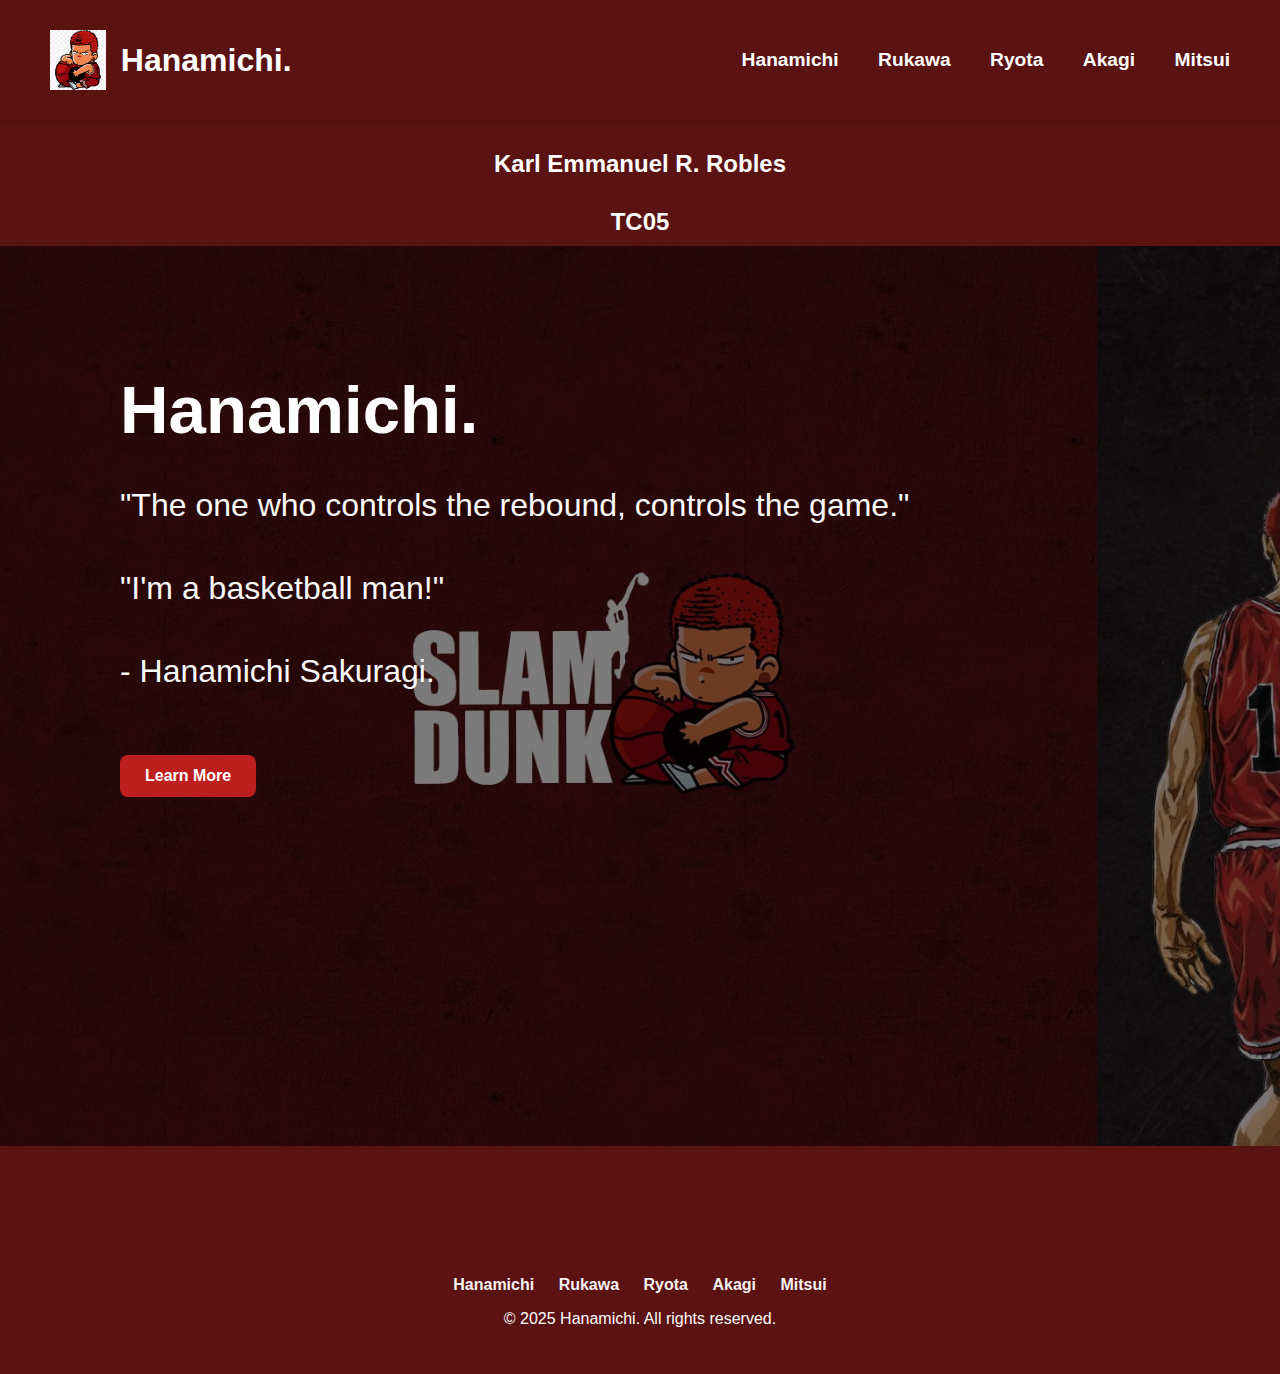
<file: index.html>
<!DOCTYPE html>
<html lang="en">
<head>
  <meta charset="UTF-8" />
  <meta name="viewport" content="width=device-width, initial-scale=1.0" />
  <title>WD-Seatwork-2</title>
  <link rel="stylesheet" href="assets/css/style.css" />
</head>
<body>

 
  <header class="header header1">
  <div class="nav">
    <div class="logo-container">
      <img src="assets/img/sakuragi.png" alt="Logo" />
      <span class="company-name">Hanamichi.</span>
    </div>
    <nav class="menu">
          <a href="index.html">Hanamichi</a>
          <a href="pages/page1/index.html">Rukawa</a>
          <a href="pages/page2/index.html">Ryota</a>
          <a href="pages/page3/index.html">Akagi</a>
          <a href="pages/page4/index.html">Mitsui</a>
    </nav>
  </div>
</header>

<h2 class="Name">Karl Emmanuel R. Robles</h2>
<h2 class="title">TC05</h2>

  <section class="hero-bg">
    <div class="hero-overlay">
      <div class="hero-box">
        <h1>Hanamichi.</h1>
        <p>"The one who controls the rebound, controls the game."</p>
        <p>"I'm a basketball man!"</p>
        <p>- Hanamichi Sakuragi.</p>
        <a href="index.html" class="btn-learn-more">Learn More</a>
      </div>
    </div>
  </section>

  
  <footer class="footer footer1">
    <nav>
        <a href="index.html">Hanamichi</a>
        <a href="pages/page1/index.html">Rukawa</a>
        <a href="pages/page2/index.html">Ryota</a>
        <a href="pages/page3/index.html">Akagi</a>
        <a href="pages/page4/index.html">Mitsui</a>
    </nav>
    <p>&copy; 2025 Hanamichi. All rights reserved.</p>
  </footer>

</body>
</html>
</file>
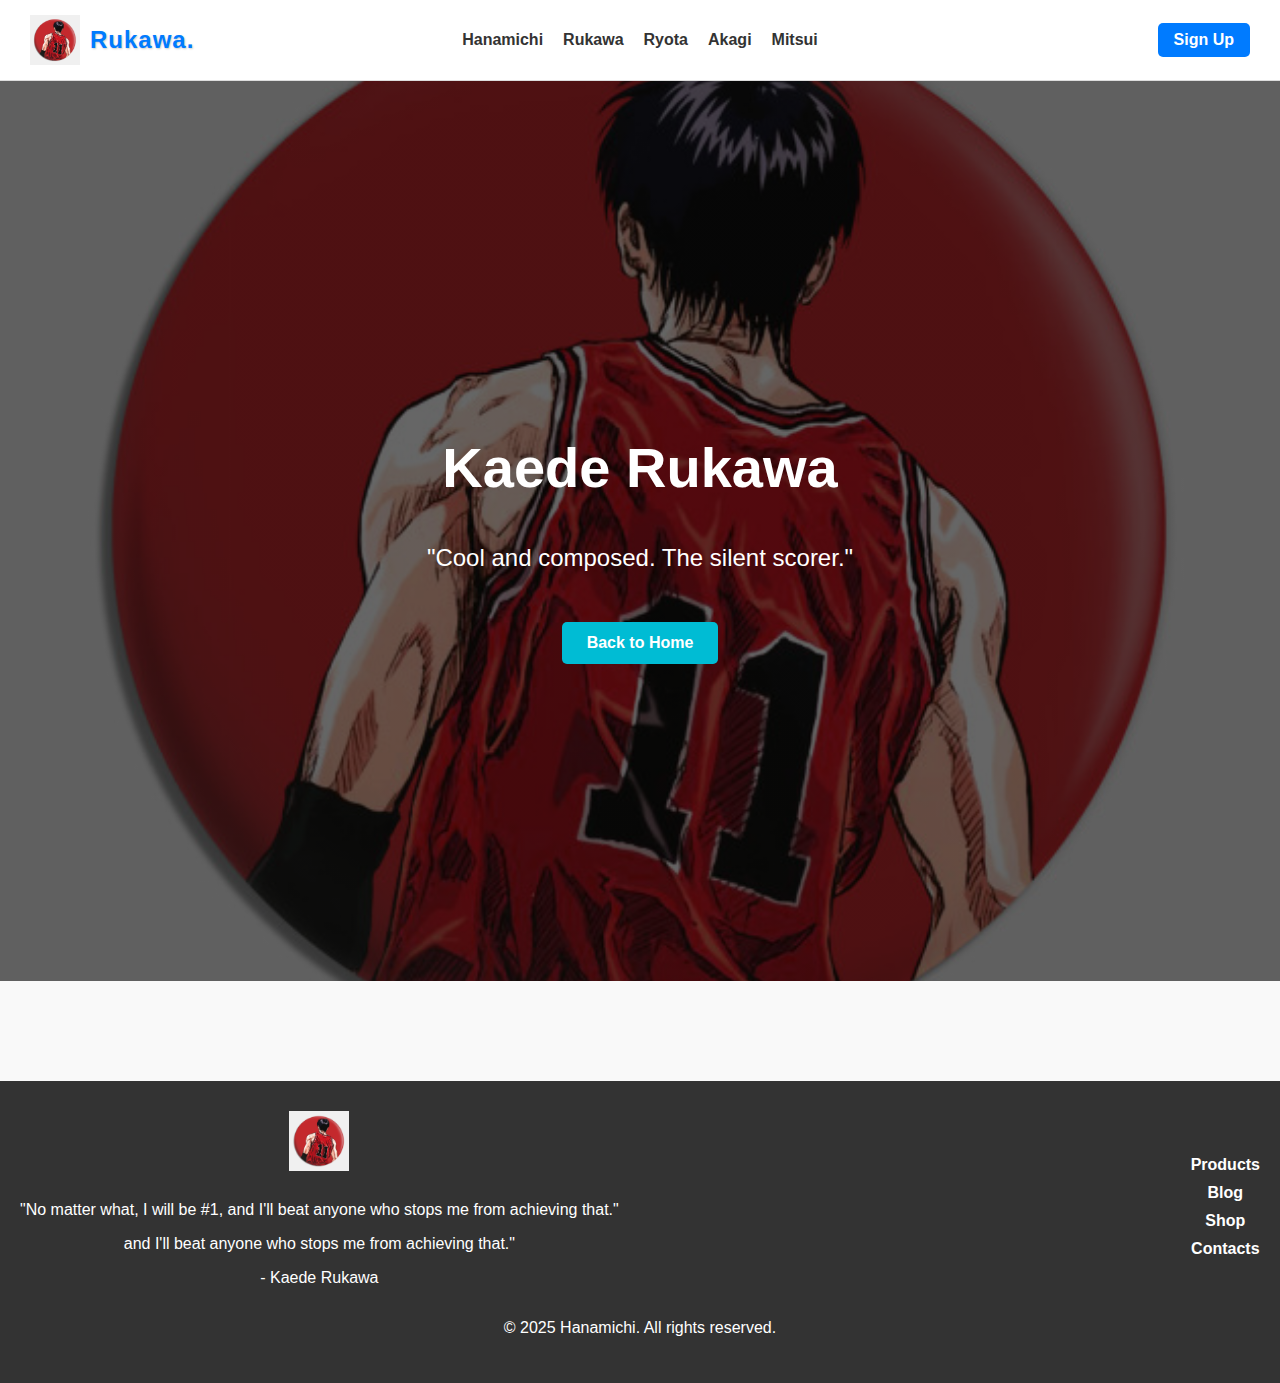
<file: pages/page1/index.html>
<!DOCTYPE html>
<html lang="en">
<head>
  <meta charset="UTF-8" />
  <meta name="viewport" content="width=device-width, initial-scale=1.0" />
  <title>Rukawa</title>
  <link rel="stylesheet" href="../page1/assets/css/style.css" />
</head>
<body>

  <header class="header header1">
    <div class="nav">
      <div class="logo-container">
        <img src="./assets/img/rukawa.jpg" alt="Logo"/>
        <span class="company-name">Rukawa.</span>
      </div>

      <nav class="center-nav">
          <a href="../../index.html">Hanamichi</a>
          <a href="../page1/index.html">Rukawa</a>
          <a href="../page2/index.html">Ryota</a>
          <a href="../page3/index.html">Akagi</a>
          <a href="../page4/index.html">Mitsui</a>
      </nav>

      <div class="right-section">
        <a href="#" class="signup-btn">Sign Up</a>
      </div>
    </div>
  </header>

  <section class="hero-rukawa">
    <div class="content">
      <h1>Kaede Rukawa</h1>
      <p>"Cool and composed. The silent scorer."</p>
      <a href="../../index.html" class="btn">Back to Home</a>
    </div>
  </section>

  <footer class="footer footer2">
    <div class="footer-content">
      <div>
        <img src="./assets/img/rukawa.jpg" alt="Logo">
        <p>"No matter what, I will be #1, and I'll beat anyone who stops me from achieving that."</p>
        <p> and I'll beat anyone who stops me from achieving that."</p>
        <p> - Kaede Rukawa </p>
      </div>
      <nav>
        <a>Products</a>
        <a>Blog</a>
        <a>Shop</a>
        <a>Contacts</a>
      </nav>
    </div>
    <p>&copy; 2025 Hanamichi. All rights reserved.</p>
  </footer>

</body>
</html>
</file>
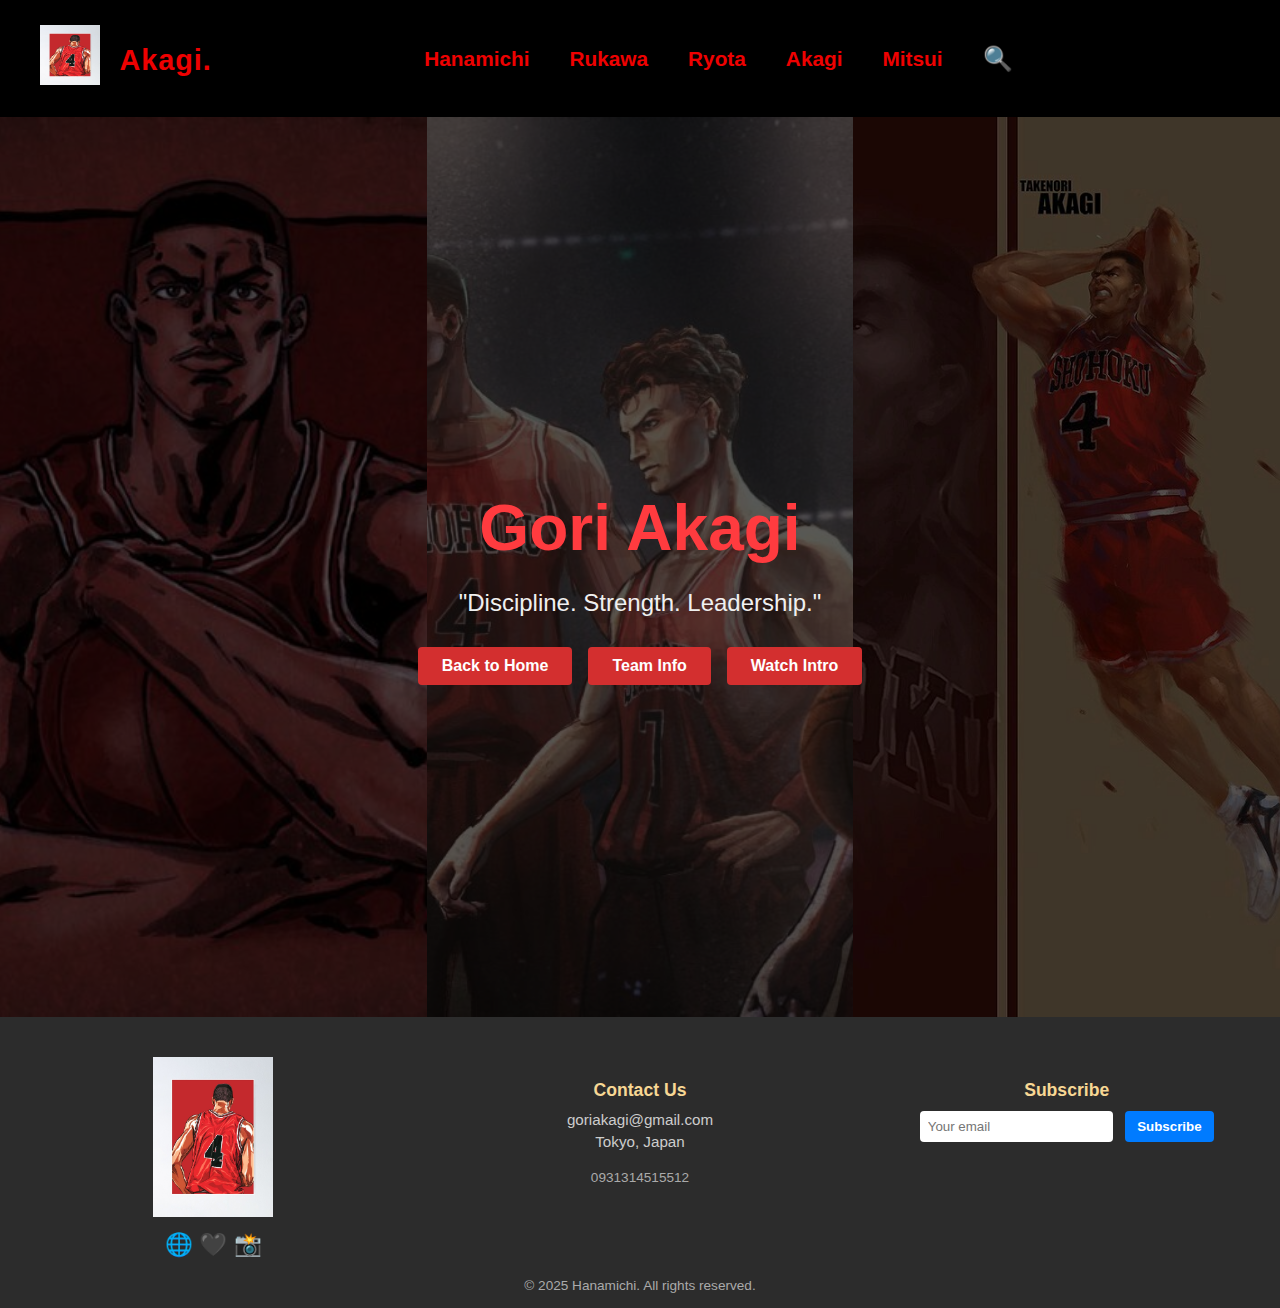
<file: pages/page3/index.html>
<!DOCTYPE html>
<html lang="en">
<head>
    <meta charset="UTF-8">
    <meta name="viewport" content="width=device-width, initial-scale=1.0">
    <title>WD-Seatwork-2</title>
    <link rel="stylesheet" href="../page3/assets/css/style.css">
</head>
<body>
    <header class="header header4">
    <div class="nav">
        <div class="logo-container">
            <img src="../page3/assets/img/akagi-logo.jpg" alt="Logo">
            <span class="company-name">Akagi.</span>
        </div>
        <nav>
            <a href="../../index.html">Hanamichi</a>
            <a href="../page1/index.html">Rukawa</a>
            <a href="../page2/index.html">Ryota</a>
            <a href="../page3/index.html">Akagi</a>
            <a href="../page4/index.html">Mitsui</a>
            <span class="icons">🔍 </span>
        </nav>
    </div>
    </header>

    
<section class="hero-akagi">
  <div class="hero-bg-container">
    <div class="hero-bg bg-left"></div>
    <div class="hero-bg bg-center"></div>
    <div class="hero-bg bg-right"></div>
  </div>
  <div class="hero-text">
    <h1>Gori Akagi</h1>
    <p>"Discipline. Strength. Leadership."</p>
    <div class="hero-buttons">
      <a href="../../index.html" class="btn">Back to Home</a>
      <a href="#" class="btn">Team Info</a>
      <a href="#" class="btn">Watch Intro</a>
    </div>
  </div>
</section>



  <footer class="footer footer4">
        <div class="footer-content">
            <div>
                <img src="../page3/assets/img/akagi-logo.jpg" alt="Logo">
                <div class="icons">🌐 🖤 📸</div>
            </div>
            <div>
                <h4>Contact Us</h4>
                <p>goriakagi@gmail.com</p>
                <p>Tokyo, Japan</p>
                <p>0931314515512</p>
            </div>
            <div>
                <h4>Subscribe</h4>
                <input type="email" placeholder="Your email">
                <button class="signup-btn">Subscribe</button>
            </div>
        </div>
        <p>&copy; 2025 Hanamichi. All rights reserved.</p>
    </footer>

</body>
</html>
</file>
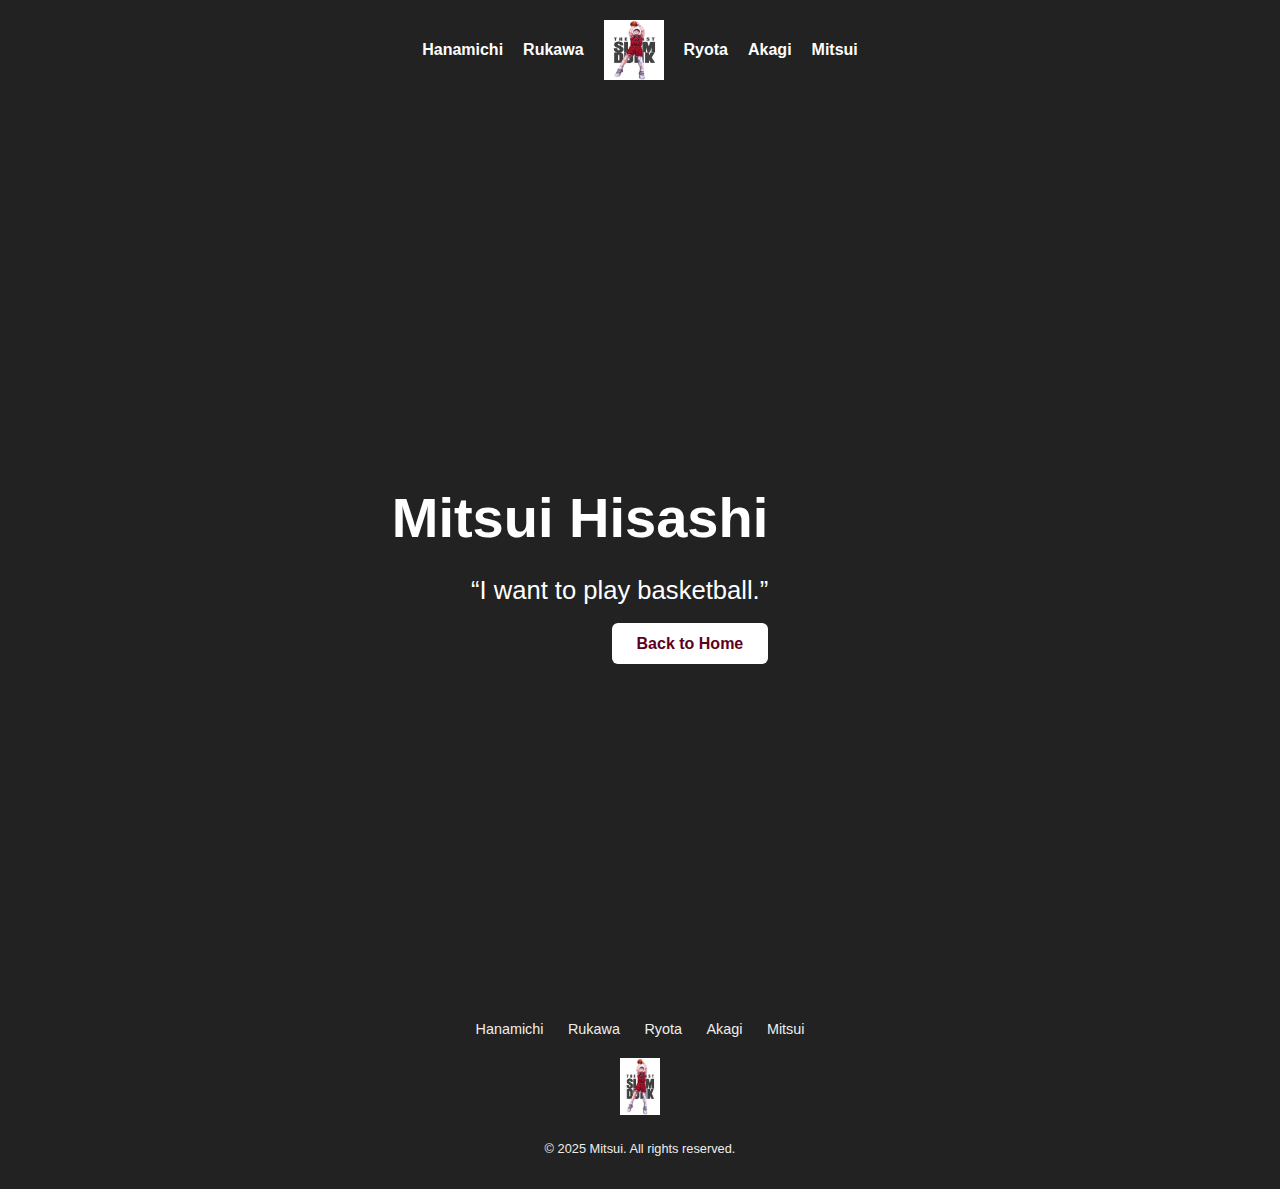
<file: pages/page4/index.html>
<!DOCTYPE html>
<html lang="en">
<head>
  <meta charset="UTF-8" />
  <meta name="viewport" content="width=device-width, initial-scale=1.0"/>
  <title>WD-Seatwork-2</title>
  <link rel="stylesheet" href="../page4/assets/style.css" />
</head>
<body>

  <header class="header header5">
    <div class="nav">
      <nav>
         <a href="../../index.html">Hanamichi</a>
         <a href="../page1/index.html">Rukawa</a>
         <img src="../page4/assets/img/mitsui-logo.jpg" alt="Logo">
         <a href="../page2/index.html">Ryota</a>
         <a href="../page3/index.html">Akagi</a>
         <a href="../page4/index.html">Mitsui</a>
      </nav>
    </div>
  </header>

  <section class="hero-mitsui">
    <div class="slideshow">
      <div class="slide slide1"></div>
      <div class="slide slide2"></div>
      <div class="slide slide3"></div>
    </div>
    <div class="info">
      <h1>Mitsui Hisashi</h1>
      <p>“I want to play basketball.”</p>
      <a href="../../index.html" class="btn">Back to Home</a>
    </div>
  </section>

  <footer class="footer footer5">
    <nav>
         <a href="../../index.html">Hanamichi</a>
         <a href="../page1/index.html">Rukawa</a>
         <a href="../page2/index.html">Ryota</a>
         <a href="../page3/index.html">Akagi</a>
         <a href="../page4/index.html">Mitsui</a>
    </nav>
    <img src="../page4/assets/img/mitsui-logo.jpg" alt="Logo">
    <p>&copy; 2025 Mitsui. All rights reserved.</p>
  </footer>

</body>
</html>
</file>
<file: assets/css/style.css>
body {
  margin: 0;
  font-family: 'Segoe UI', sans-serif;
  background-color: #5a1212;
  color: #fffcfc;
}

img {
  max-width: 100%;
  display: block;
}

.Name {
  text-align: center;
  font-size: 1.5em;
  color: #ffffff;
  margin: 30px 0 10px;
  font-weight: bold;
}

.title {
text-align: center;
  font-size: 1.5em;
  color: #ffffff;
  margin: 30px 0 10px;
  font-weight: bold;
}

.header1 {
  background-color: #5a1212;
  padding: 25px 40px; 
  box-shadow: 0 2px 6px rgba(0, 0, 0, 0.1);
  position: relative;
  z-index: 10;
}

.header1 {
  background-color: #5a1212;
  padding: 30px 50px; /* increased padding for a bigger header */
  box-shadow: 0 2px 6px rgba(0, 0, 0, 0.1);
  position: relative;
  z-index: 10;
}

.nav {
  display: flex;
  justify-content: space-between;
  align-items: center;
}

.logo-container {
  display: flex;
  align-items: center;
  gap: 15px;
}

.logo-container img {
  height: 60px; /* increased logo size */
}

.company-name {
  font-size: 2em; /* bigger text */
  font-weight: bold;
  color: #ffffff; /* white text */
}

.menu a {
  margin-left: 35px; /* spacing between links */
  text-decoration: none;
  color: #ffffff; /* white text for menu links */
  font-weight: 600;
  font-size: 1.2em; /* slightly bigger text */
  transition: color 0.3s ease;
}

.menu a:hover {
  color: #ffd700; /* gold/yellow hover effect for visibility */
}

.hero-bg {
  background-image: url('https://cheytac2025.github.io/WD-Seatwork-2/assets/img/10.jpg');
  background-size: cover;
  background-position: center;
  background-repeat: no-repeat;
  height: 100vh;
  position: relative;
}

.hero-overlay {
  background: rgba(0, 0, 0, 0.5);
  width: 100%;
  height: 100%;
  display: flex;
  justify-content: flex-start;  
  align-items: flex-start;      
  padding: 80px 0 0 120px;      
  box-sizing: border-box;
}

.hero-box {
  text-align: left;
  color: white;
  max-width: 800px;
}

.hero-box h1 {
  font-size: 4.2em;
  margin-bottom: 20px;
}

.hero-box p {
  font-size: 2em;
  line-height: 1.6;
  color: #f9f9f9;
}
.btn-learn-more {
  display: inline-block;
  margin-top: 25px;
  padding: 12px 25px;
  background-color: #bd1f1f;
  color: #fff;
  font-size: 1em;
  font-weight: bold;
  text-decoration: none;
  border-radius: 8px;
  transition: background-color 0.3s ease;
}

.btn-learn-more:hover {
  background-color: #8c1515;
}

.footer {
    padding: 30px 20px;
    margin-top: 100px;
    text-align: center;
}

.footer a {
    text-decoration: none;
    color: #f7f1f1;
    margin: 0 10px;
    font-weight: bold;
    transition: color 0.3s;
}

.footer a:hover {
    color: #007bff;
}

.footer1 nav {
    margin-bottom: 10px;
}
</file>
<file: pages/page1/assets/css/style.css>
html {
  scroll-behavior: smooth;
}

body {
  font-family: Arial, sans-serif;
  margin: 0;
  background-color: #f9f9f9;
}


.header {
  padding: 15px 30px;
  background-color: white;
  border-bottom: 1px solid #ddd;
  position: sticky;
  top: 0;
  z-index: 1000;
}

.nav {
  display: flex;
  align-items: center;
  justify-content: space-between;
}

.logo-container {
  display: flex;
  align-items: center;
  gap: 10px;
  flex: 1;
}

.logo-container img {
  width: 50px;
  height: 50px;
}

.company-name {
  font-size: 24px;
  font-weight: bold;
  color: #007bff;
  font-family: 'Segoe UI', Tahoma, Geneva, Verdana, sans-serif;
  letter-spacing: 1px;
  text-shadow: 1px 1px 2px rgba(0, 0, 0, 0.2);
  transition: color 0.3s;
}

.company-name:hover {
  color: #007bff;
  cursor: pointer;
  text-shadow: 2px 2px 4px rgba(0, 0, 0, 0.3);
}

.center-nav {
  flex: 2;
  display: flex;
  justify-content: center;
  gap: 20px;
}

.center-nav a {
  text-decoration: none;
  color: #333;
  font-weight: bold;
  transition: color 0.3s, text-decoration 0.3s;
}

.center-nav a:hover {
  color: #007bff;
  text-decoration: underline;
}


.right-section {
  flex: 1;
  display: flex;
  justify-content: flex-end;
}

.signup-btn {
  background-color:#007bff;
  color: white;
  padding: 8px 16px;
  text-decoration: none;
  border-radius: 5px;
  font-weight: bold;
  transition: background-color 0.3s;
}

.signup-btn:hover {
  background-color:#007bff;
}


.hero-rukawa {
  background: linear-gradient(rgba(0,0,0,0.6), rgba(0,0,0,0.6)),
              url('../img/rukawa.jpg');
  background-size: cover;
  background-position: center;
  background-repeat: no-repeat;
  color: #fff;
  height: 100vh;
  display: flex;
  align-items: center;
  justify-content: center;
  text-align: center;
}


.hero-rukawa .content {
  max-width: 700px;
  display: flex;
  flex-direction: column;
  align-items: center;
}

.hero-rukawa h1 {
  font-size: 3.5em;
  margin-bottom: 20px;
}

.hero-rukawa p {
  font-size: 1.5em;
  margin-bottom: 30px;
}

.btn {
  background: #00bcd4;
  padding: 12px 25px;
  text-decoration: none;
  color: #fff;
  font-weight: bold;
  border-radius: 5px;
  margin-top: 20px;
}


.footer2 {
  background-color: #333;
  color: white;
  padding: 30px 20px;
  margin-top: 100px;
  text-align: center;
}

.footer2 .footer-content {
  display: flex;
  justify-content: space-between;
  align-items: center;
  flex-wrap: wrap;
}

.footer2 img {
  width: 60px;
  height: 60px;
  margin-bottom: 10px;
}

.footer2 nav {
  display: flex;
  flex-direction: column;
  gap: 10px;
}

.footer2 nav a {
  color: white;
  text-decoration: none;
  font-weight: bold;
  transition: color 0.3s;
}

.footer2 nav a:hover {
  color: #ff4f81;
}
</file>
<file: pages/page3/assets/css/style.css>
Body {
  margin: 0;
  font-family: 'Segoe UI', sans-serif;
  background-color: #f8f9fa;
  color: #333;
}

.header4 .nav {
    display: flex;
    align-items: center;
    justify-content: space-between;
    padding: 25px 40px;
    background-color: #000000;
    box-shadow: 0 2px 10px rgba(0,0,0,0.1);
}

.company-name {
    font-size: 1.8em;
    font-weight: bold;
    color: #ee0101;
    font-family: 'Segoe UI', Tahoma, Geneva, Verdana, sans-serif;
    letter-spacing: 1px;

    position: relative;
    top: -15px;    
    left: 15px;    
}



.header4 .nav nav {
    display: flex;
    flex: 1;
    justify-content: center;
    align-items: center;
    gap: 40px;
}

.header4 .nav nav a {
    font-size: 1.3em;
    font-weight: bold;
    color: #ee0101;
    text-decoration: none;
    transition: color 0.3s;
}

.header4 .nav nav a:hover {
    color: #7a0303;
}

.header4 .nav img {
    width: 60px;
    height: 60px;
}

.header4 .nav .icons {
    font-size: 24px;
    cursor: pointer;
    transition: color 0.3s, transform 0.3s;
}

.header4 .nav .icons:hover {
    color: #007bff;
    transform: scale(1.2);
}

.hero-akagi {
    position: relative;
    height: 100vh;
    overflow: hidden;
    font-family: 'Impact', 'Arial Black', sans-serif;
    color: #fff;
    display: flex;
    align-items: center;
    justify-content: center;
    text-align: center;
}

.hero-bg-container {
    position: absolute;
    inset: 0;
    display: flex;
    z-index: 0;
}

.hero-bg {
    flex: 1;
    background-size: cover;
    background-position: center;
}

.bg-left {
    background-image: url('../img/akagi-bg2.jpg');
}

.bg-center {
    background-image: url('../img/akagi-bg1.jpg');
}

.bg-right {
    background-image: url('../img/akagi-bg3.jpg');
}

.hero-akagi::before {
    content: "";
    position: absolute;
    inset: 0;
    background-color: rgba(0, 0, 0, 0.65);
    z-index: 1;
}

.hero-text {
    position: relative;
    z-index: 2;
    max-width: 800px;
    padding: 20px;
}

.hero-text h1 {
    font-size: 4em;
    margin-bottom: 20px;
    color: #ff3b3f;
}

.hero-text p {
    font-size: 1.5em;
    margin-bottom: 30px;
    color: #f0f0f0;
}

.hero-buttons {
    display: flex;
    justify-content: center;
    gap: 16px;
    flex-wrap: wrap;
}

.btn {
    padding: 10px 24px;
    background-color: #d32f2f;
    color: #fff;
    border: none;
    border-radius: 4px;
    text-decoration: none;
    font-size: 1rem;
    font-weight: 600;
}

.footer4 {
  background-color: #2c2c2c;
  color: #fff;
  padding: 40px 20px 10px;
  font-family: 'Segoe UI', sans-serif;
}

.footer4 .footer-content {
  display: flex;
  justify-content: space-between;
  align-items: flex-start;
  flex-wrap: wrap;
  gap: 40px;
  text-align: center;
}

.footer4 .footer-content div {
  flex: 1 1 200px;
}

.footer4 .footer-content img {
  width: 120px;
  height: auto;
  margin: 0 auto;
}

.footer4 .icons {
  margin-top: 10px;
  font-size: 1.4rem;
}

.footer4 h4 {
  margin-bottom: 10px;
  font-size: 1.1em;
  color: #f7d794;
}

.footer4 p {
  margin: 5px 0;
  color: #ccc;
  font-size: 0.95em;
}

.footer4 input[type="email"] {
  padding: 8px;
  border-radius: 4px;
  border: none;
  margin-right: 8px;
}

.footer4 .signup-btn {
  padding: 8px 12px;
  background-color: #007bff;
  color: white;
  border: none;
  border-radius: 4px;
  font-weight: bold;
  cursor: pointer;
}

.footer4 .signup-btn:hover {
  background-color: #0056b3;
}

.footer4 p:last-child {
  text-align: center;
  margin-top: 20px;
  color: #aaa;
  font-size: 0.85em;
}
</file>
<file: pages/page4/assets/style.css>
body {
  font-family: Arial, sans-serif;
  margin: 0;
  background-color: #222;
}

.header5 .nav {
  display: flex;
  justify-content: center;
  padding: 20px 0;
}

.header5 .nav nav {
  display: grid;
  grid-template-columns: auto auto auto auto auto auto;
  align-items: center;
  gap: 20px;
}

.header5 .nav img {
  width: 60px;
  height: 60px;
}

.header5 .nav nav a,
.header5 .nav nav .icons {
  text-decoration: none;
  color: #fffdfd;
  font-weight: bold;
  font-size: 16px;
  transition: color 0.3s;
}

.header5 .nav nav a:hover,
.header5 .nav .icons:hover {
  color: #ff0000;
}

.hero-mitsui {
  position: relative;
  height: 100vh;
  overflow: hidden;
  display: flex;
  align-items: center;
  justify-content: center;
  color: #fff;
}

.info {
  position: relative;
  z-index: 1;
  text-align: center;
  max-width: 600px;
}


.slideshow {
  position: absolute;
  inset: 0;
  display: flex;
  animation: slideshow 15s infinite;
}

.slide {
  min-width: 100%;
  height: 100%;
  background-size: cover;
  background-position: center;
  flex-shrink: 0;
  opacity: 0;
  animation: fade 15s infinite;
  position: absolute;
  top: 0;
  left: 0;
}

.slide1 {
  background-image: url("../assets/img/mitusi-1.jpg");
  animation-delay: 0s;
}
.slide2 {
  background-image: url("../assets/img/mitsui-2.jpg");
  animation-delay: 5s;
}
.slide3 {
  background-image: url("../assets/img/mitsui-3.jpg");
  animation-delay: 10s;
}

@keyframes fade {
  0%, 100% { opacity: 0; }
  10%, 30% { opacity: 1; }
  33.3%, 100% { opacity: 0; }
}

.info {
  position: relative;
  z-index: 1;
  text-align: right;
  max-width: 600px;
  padding-right: 120px;
}

.info h1 {
  font-size: 3.5em;
  margin-bottom: 20px;
}

.info p {
  font-size: 1.6em;
  margin-bottom: 30px;
}

.btn {
  background-color: #ffffff;
  color: #5d001e;
  padding: 12px 25px;
  border-radius: 6px;
  text-decoration: none;
  font-weight: bold;
}

/* Footer */
.footer5 {
  text-align: center;
  padding: 20px;
  background-color: #222;
  color: #eee;
}

.footer5 nav {
  margin-bottom: 10px;
}

.footer5 nav a {
  margin: 0 10px;
  color: #eee;
  text-decoration: none;
  font-size: 0.9em;
}

.footer5 img {
  width: 40px;
  height: auto;
  margin: 10px 0;
}

.footer5 p {
  font-size: 0.8em;
}
</file>
